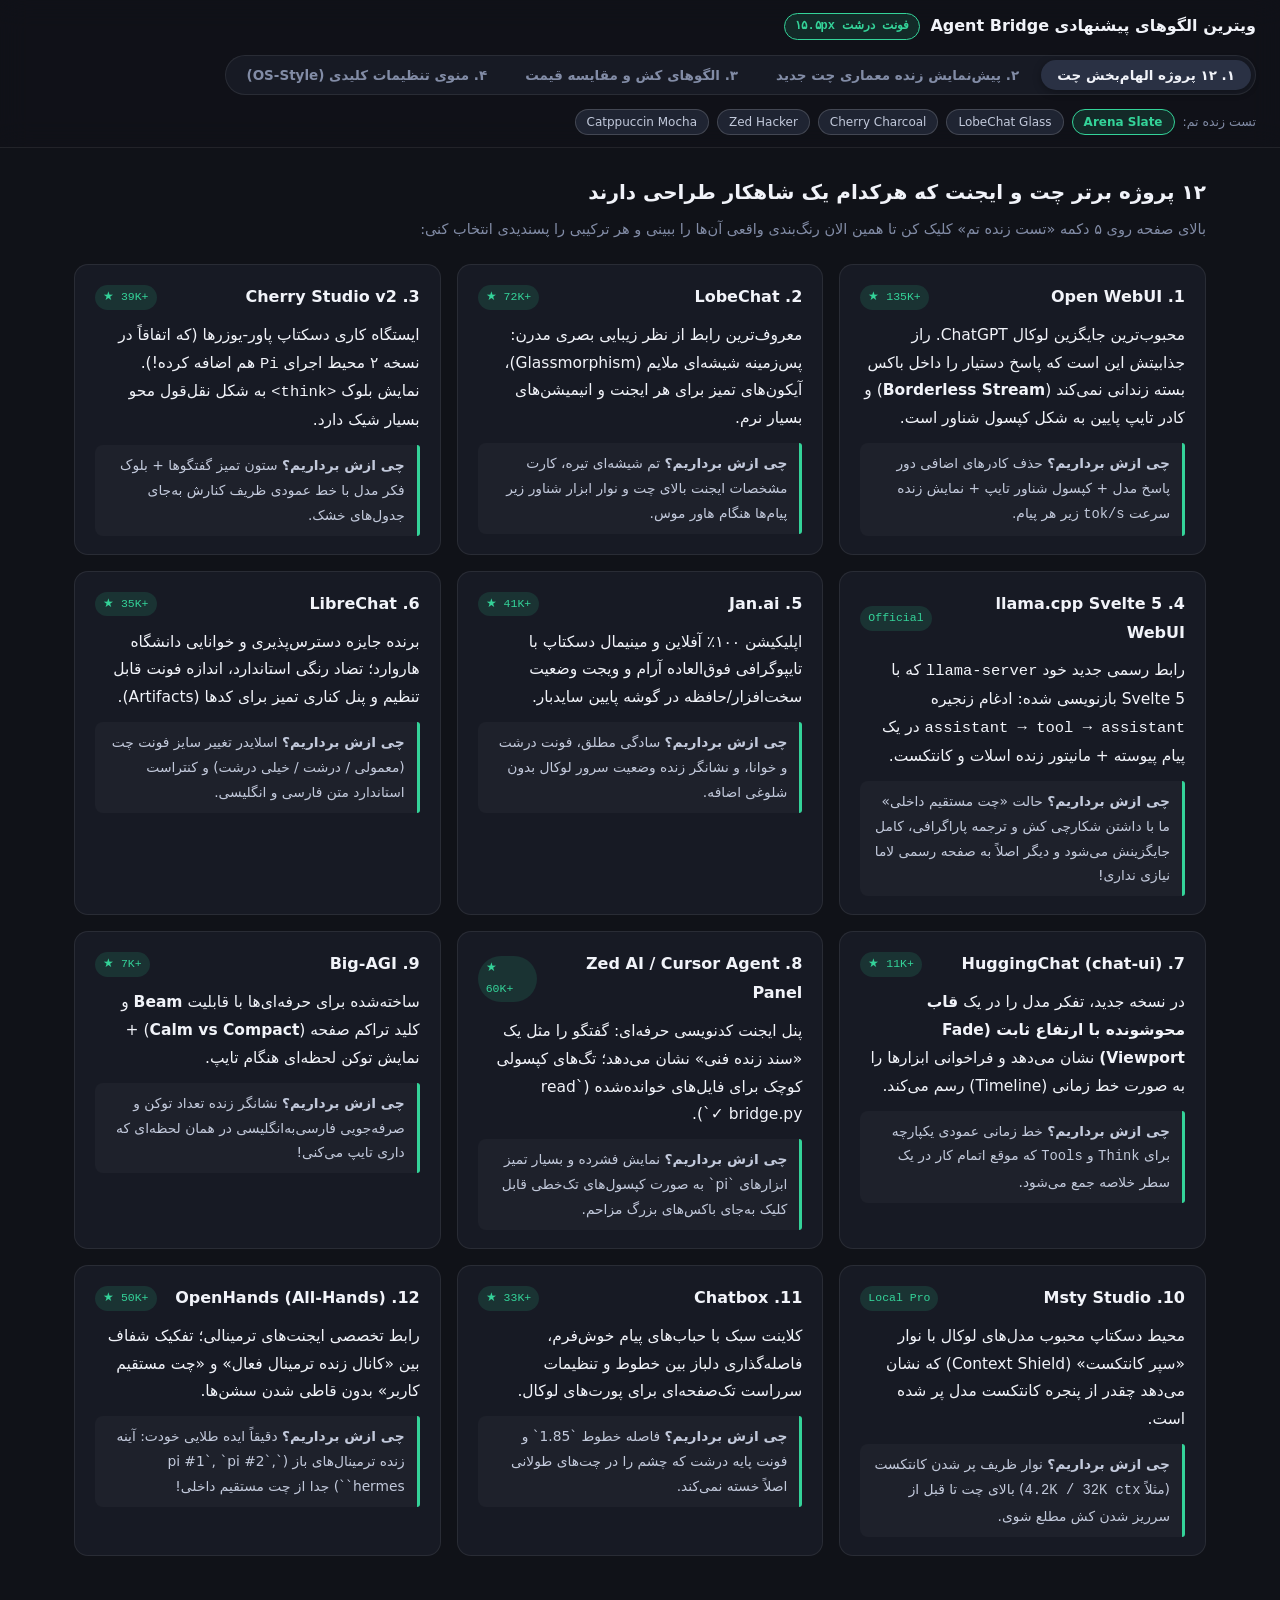
<file: docs/ui-patterns-gallery.html>
<!doctype html>
<html lang="fa" dir="rtl">
<head>
  <meta charset="utf-8" />
  <meta name="viewport" content="width=device-width, initial-scale=1" />
  <title>کاتالوگ تعاملی الگوهای طراحی Agent Bridge v1.0</title>
  <style>
    :root {
      --bg-0: #101218;
      --bg-1: #171a24;
      --bg-2: #1f2432;
      --bg-3: #2a3144;
      --accent: #34d399;
      --accent-dim: rgba(52, 211, 153, 0.13);
      --blue: #60a5fa;
      --violet: #a78bfa;
      --amber: #fbbf24;
      --red: #f87171;
      --fg-0: #f1f3f9;
      --fg-1: #c2c9db;
      --fg-2: #828ca6;
      --line: rgba(255, 255, 255, 0.08);
      --line-strong: rgba(255, 255, 255, 0.16);
      --radius: 14px;
      --font-size-base: 15.5px;
      --mono: "JetBrains Mono", "Fira Code", ui-monospace, SFMono-Regular, Consolas, monospace;
      --sans: "Vazirmatn", "Inter", system-ui, -apple-system, "Segoe UI", Tahoma, sans-serif;
    }

    [data-theme="lobechat"] {
      --bg-0: #0b0d13;
      --bg-1: rgba(22, 26, 38, 0.78);
      --bg-2: rgba(34, 40, 58, 0.85);
      --bg-3: #313a55;
      --accent: #818cf8;
      --accent-dim: rgba(129, 140, 248, 0.16);
      --fg-0: #f5f7ff;
      --fg-1: #c7d0eb;
    }

    [data-theme="cherry"] {
      --bg-0: #141416;
      --bg-1: #1c1c20;
      --bg-2: #25252b;
      --bg-3: #32323a;
      --accent: #fb7185;
      --accent-dim: rgba(251, 113, 133, 0.14);
      --fg-0: #f4f4f6;
      --fg-1: #cbcbd2;
    }

    [data-theme="zed"] {
      --bg-0: #0d1014;
      --bg-1: #13171d;
      --bg-2: #1a2028;
      --bg-3: #242c37;
      --accent: #38bdf8;
      --accent-dim: rgba(56, 189, 248, 0.13);
      --radius: 8px;
      --fg-0: #e6edf3;
      --fg-1: #adbac7;
    }

    [data-theme="mocha"] {
      --bg-0: #181825;
      --bg-1: #1e1e2e;
      --bg-2: #28283d;
      --bg-3: #353552;
      --accent: #a6e3a1;
      --accent-dim: rgba(166, 227, 161, 0.14);
      --fg-0: #cdd6f4;
      --fg-1: #bac2de;
      --fg-2: #7f849c;
    }

    * { box-sizing: border-box; }
    html, body {
      margin: 0;
      padding: 0;
      background: var(--bg-0);
      color: var(--fg-0);
      font-family: var(--sans);
      font-size: var(--font-size-base);
      line-height: 1.8;
      overflow-y: auto;
      transition: background 0.2s ease, color 0.2s ease;
    }

    .topbar {
      position: sticky;
      top: 0;
      z-index: 50;
      background: rgba(16, 18, 24, 0.88);
      backdrop-filter: blur(14px);
      border-bottom: 1px solid var(--line);
      padding: 12px 24px;
      display: flex;
      align-items: center;
      justify-content: space-between;
      gap: 14px;
      flex-wrap: wrap;
    }

    .brand {
      display: flex;
      align-items: center;
      gap: 10px;
      font-weight: 700;
      font-size: 16px;
    }
    .badge {
      background: var(--accent-dim);
      color: var(--accent);
      border: 1px solid var(--accent);
      padding: 2px 10px;
      border-radius: 999px;
      font-size: 12px;
      font-family: var(--mono);
    }

    .nav-tabs {
      display: flex;
      gap: 6px;
      background: var(--bg-1);
      padding: 4px;
      border-radius: 999px;
      border: 1px solid var(--line);
      flex-wrap: wrap;
    }
    .tab-btn {
      background: transparent;
      border: none;
      color: var(--fg-2);
      padding: 7px 16px;
      border-radius: 999px;
      font-family: inherit;
      font-size: 13.5px;
      font-weight: 600;
      cursor: pointer;
      transition: all 0.16s ease;
    }
    .tab-btn:hover { color: var(--fg-0); }
    .tab-btn.active {
      background: var(--bg-3);
      color: var(--fg-0);
      box-shadow: 0 2px 8px rgba(0,0,0,0.3);
    }

    .theme-bar {
      display: flex;
      align-items: center;
      gap: 8px;
      flex-wrap: wrap;
    }
    .swatch-btn {
      background: var(--bg-2);
      border: 1px solid var(--line-strong);
      color: var(--fg-1);
      padding: 5px 11px;
      border-radius: 999px;
      font-size: 12px;
      cursor: pointer;
      font-family: inherit;
    }
    .swatch-btn.active {
      border-color: var(--accent);
      color: var(--accent);
      background: var(--accent-dim);
      font-weight: 600;
    }

    .container {
      max-width: 1180px;
      margin: 0 auto;
      padding: 26px 24px 70px;
    }

    .tab-pane { display: none; }
    .tab-pane.active { display: block; }

    .sec-title {
      margin: 0 0 6px;
      font-size: 20px;
      font-weight: 750;
    }
    .sec-sub {
      margin: 0 0 22px;
      color: var(--fg-2);
      font-size: 14.5px;
    }

    /* 12 Projects Grid */
    .proj-grid {
      display: grid;
      grid-template-columns: repeat(auto-fill, minmax(330px, 1fr));
      gap: 16px;
    }
    .proj-card {
      background: var(--bg-1);
      border: 1px solid var(--line);
      border-radius: var(--radius);
      padding: 18px 20px;
      display: flex;
      flex-direction: column;
      gap: 10px;
      transition: transform 0.15s ease, border-color 0.15s ease;
    }
    .proj-card:hover {
      border-color: var(--accent);
      transform: translateY(-2px);
    }
    .proj-head {
      display: flex;
      justify-content: space-between;
      align-items: center;
      gap: 8px;
    }
    .proj-name {
      font-weight: 700;
      font-size: 16px;
      color: var(--fg-0);
    }
    .proj-stars {
      font-family: var(--mono);
      font-size: 11.5px;
      color: var(--accent);
      background: var(--accent-dim);
      padding: 2px 8px;
      border-radius: 999px;
      direction: ltr;
    }
    .proj-steal {
      background: rgba(255,255,255,0.03);
      border-right: 3px solid var(--accent);
      padding: 8px 12px;
      border-radius: 8px 3px 3px 8px;
      font-size: 13.8px;
      color: var(--fg-1);
    }

    /* Tab 2: Live Dual-Mode Chat Preview */
    .chat-demo-shell {
      display: grid;
      grid-template-columns: 260px 1fr;
      gap: 0;
      border: 1px solid var(--line-strong);
      border-radius: var(--radius);
      overflow: hidden;
      background: var(--bg-0);
      min-height: 580px;
      direction: ltr;
    }
    @media (max-width: 820px) {
      .chat-demo-shell { grid-template-columns: 1fr; }
    }
    .demo-sb {
      background: var(--bg-1);
      border-right: 1px solid var(--line);
      padding: 16px 12px;
      display: flex;
      flex-direction: column;
      gap: 16px;
      direction: rtl;
    }
    .sb-sec-lbl {
      font-size: 11.5px;
      font-weight: 700;
      color: var(--fg-2);
      padding: 0 8px;
      margin-bottom: 6px;
      display: flex;
      justify-content: space-between;
    }
    .sb-item {
      padding: 9px 12px;
      border-radius: 10px;
      cursor: pointer;
      display: flex;
      align-items: center;
      justify-content: space-between;
      font-size: 13.8px;
      color: var(--fg-1);
      border: 1px solid transparent;
    }
    .sb-item:hover { background: var(--bg-2); }
    .sb-item.active {
      background: var(--bg-2);
      border-color: var(--line-strong);
      color: var(--fg-0);
      font-weight: 600;
    }
    .live-dot {
      width: 8px;
      height: 8px;
      border-radius: 50%;
      background: var(--accent);
      box-shadow: 0 0 8px var(--accent);
      display: inline-block;
      margin-left: 7px;
    }

    .demo-main {
      display: flex;
      flex-direction: column;
      background: var(--bg-0);
      direction: rtl;
    }
    .demo-head {
      padding: 12px 22px;
      border-bottom: 1px solid var(--line);
      background: var(--bg-1);
      display: flex;
      justify-content: space-between;
      align-items: center;
      flex-wrap: wrap;
      gap: 10px;
    }
    .demo-stream {
      padding: 26px 28px;
      max-width: 840px;
      margin: 0 auto;
      width: 100%;
      display: flex;
      flex-direction: column;
      gap: 22px;
    }

    /* Borderless Open-WebUI / Claude Style vs Card Style */
    .user-pill {
      align-self: flex-start;
      background: var(--bg-2);
      border: 1px solid var(--line-strong);
      padding: 12px 18px;
      border-radius: 18px 18px 4px 18px;
      max-width: 82%;
      font-size: 15.5px;
    }
    .assistant-stream.borderless {
      padding: 4px 2px;
    }
    .assistant-stream.carded {
      background: var(--bg-1);
      border: 1px solid var(--line);
      border-radius: var(--radius);
      padding: 18px 22px;
    }

    /* HuggingChat / Cherry Studio Vertical Stepper Timeline for Think & Tools */
    .timeline-box {
      border-right: 2px solid var(--line-strong);
      margin-right: 6px;
      padding-right: 14px;
      margin-bottom: 14px;
      display: flex;
      flex-direction: column;
      gap: 8px;
    }
    .tl-step {
      font-size: 13px;
      color: var(--fg-2);
      display: flex;
      align-items: center;
      gap: 8px;
      font-family: var(--mono);
      direction: ltr;
      justify-content: flex-end;
    }
    .tl-think-fade {
      font-size: 13.2px;
      color: var(--fg-2);
      background: rgba(255,255,255,0.025);
      padding: 8px 12px;
      border-radius: 8px;
      direction: ltr;
      text-align: left;
      font-family: var(--mono);
      max-height: 64px;
      overflow: hidden;
      position: relative;
    }

    .para-en {
      direction: ltr;
      text-align: left;
      color: var(--fg-1);
      font-size: 15px;
      margin-bottom: 6px;
    }
    .para-fa {
      direction: rtl;
      text-align: right;
      color: var(--fg-0);
      font-size: 15.8px;
      padding: 9px 14px;
      background: var(--accent-dim);
      border-right: 3px solid var(--accent);
      border-radius: 8px 3px 3px 8px;
      margin-bottom: 14px;
    }
    .code-once {
      background: #090b10;
      border: 1px solid var(--line-strong);
      border-radius: 10px;
      padding: 12px 16px;
      font-family: var(--mono);
      font-size: 13.2px;
      direction: ltr;
      text-align: left;
      color: #e2e8f0;
      margin-bottom: 14px;
    }

    .floating-composer {
      margin: auto 24px 20px;
      background: var(--bg-1);
      border: 1px solid var(--line-strong);
      border-radius: 20px;
      padding: 12px 18px;
      display: flex;
      align-items: center;
      justify-content: space-between;
      gap: 12px;
      box-shadow: 0 10px 30px rgba(0,0,0,0.32);
    }

    /* Tab 3: Telemetry & Live Multi-Model Cost Matrix */
    .cost-grid {
      display: grid;
      grid-template-columns: repeat(auto-fit, minmax(215px, 1fr));
      gap: 14px;
      margin-bottom: 20px;
    }
    .cost-card {
      background: var(--bg-1);
      border: 1px solid var(--line);
      border-radius: var(--radius);
      padding: 16px 18px;
      cursor: pointer;
      transition: all 0.15s ease;
    }
    .cost-card.selected {
      border-color: var(--accent);
      background: var(--accent-dim);
    }
    .mono { font-family: var(--mono); direction: ltr; unicode-bidi: isolate; }

    /* Tab 4: OS-Style Settings (GNOME Libadwaita / macOS) */
    .os-group {
      background: var(--bg-1);
      border: 1px solid var(--line);
      border-radius: var(--radius);
      overflow: hidden;
      margin-bottom: 20px;
    }
    .os-group-title {
      padding: 13px 20px;
      background: rgba(255,255,255,0.025);
      border-bottom: 1px solid var(--line);
      font-weight: 700;
      font-size: 15px;
    }
    .os-row {
      padding: 15px 20px;
      border-bottom: 1px solid var(--line);
      display: flex;
      flex-direction: column;
      gap: 8px;
    }
    .os-row:last-child { border-bottom: none; }
    .os-row-main {
      display: flex;
      align-items: center;
      justify-content: space-between;
      gap: 16px;
    }
    .os-lbl {
      font-weight: 600;
      font-size: 15px;
      display: flex;
      align-items: center;
      gap: 8px;
    }
    .info-btn {
      background: rgba(255,255,255,0.07);
      border: none;
      color: var(--fg-2);
      border-radius: 999px;
      padding: 2px 9px;
      font-size: 11.5px;
      cursor: pointer;
      font-family: inherit;
    }
    .info-btn:hover { color: var(--fg-0); }
    .os-desc {
      display: none;
      font-size: 13.5px;
      color: var(--fg-2);
      background: rgba(0,0,0,0.22);
      padding: 10px 14px;
      border-radius: 9px;
      line-height: 1.75;
    }
    .os-desc.open { display: block; }

    /* Real iOS / GNOME Pill Toggle Switch */
    .switch {
      position: relative;
      display: inline-block;
      width: 46px;
      height: 26px;
      flex-shrink: 0;
    }
    .switch input { opacity: 0; width: 0; height: 0; }
    .slider {
      position: absolute;
      cursor: pointer;
      inset: 0;
      background: var(--bg-3);
      border: 1px solid var(--line-strong);
      border-radius: 999px;
      transition: 0.2s;
    }
    .slider:before {
      position: absolute;
      content: "";
      height: 18px;
      width: 18px;
      left: 3px;
      bottom: 3px;
      background: #fff;
      border-radius: 50%;
      transition: 0.2s;
    }
    .switch input:checked + .slider {
      background: var(--accent);
      border-color: var(--accent);
    }
    .switch input:checked + .slider:before {
      transform: translateX(20px);
      background: #0b0f14;
    }

    .cond-box {
      margin-top: 8px;
      padding: 14px 16px;
      background: var(--bg-0);
      border: 1px solid var(--line-strong);
      border-radius: 10px;
      display: none;
    }
    .cond-box.show { display: block; }
    .inp {
      background: var(--bg-1);
      color: var(--fg-0);
      border: 1px solid var(--line-strong);
      border-radius: 8px;
      padding: 8px 12px;
      font-size: 13.5px;
      font-family: var(--mono);
      direction: ltr;
    }
    .btn-act {
      background: var(--accent);
      color: #0b0f14;
      border: none;
      border-radius: 8px;
      padding: 8px 14px;
      font-weight: 700;
      font-family: inherit;
      cursor: pointer;
    }
  </style>
</head>
<body>
  <header class="topbar">
    <div class="brand">
      <span>ویترین الگوهای پیشنهادی Agent Bridge</span>
      <span class="badge">فونت درشت ۱۵.۵px</span>
    </div>

    <nav class="nav-tabs">
      <button class="tab-btn active" onclick="showTab('t1', this)">۱. ۱۲ پروژه الهام‌بخش چت</button>
      <button class="tab-btn" onclick="showTab('t2', this)">۲. پیش‌نمایش زنده معماری چت جدید</button>
      <button class="tab-btn" onclick="showTab('t3', this)">۳. الگوهای کش و مقایسه قیمت</button>
      <button class="tab-btn" onclick="showTab('t4', this)">۴. منوی تنظیمات کلیدی (OS-Style)</button>
    </nav>

    <div class="theme-bar">
      <span style="font-size:12.5px;color:var(--fg-2);">تست زنده تم:</span>
      <button class="swatch-btn active" onclick="setTheme('', this)">Arena Slate</button>
      <button class="swatch-btn" onclick="setTheme('lobechat', this)">LobeChat Glass</button>
      <button class="swatch-btn" onclick="setTheme('cherry', this)">Cherry Charcoal</button>
      <button class="swatch-btn" onclick="setTheme('zed', this)">Zed Hacker</button>
      <button class="swatch-btn" onclick="setTheme('mocha', this)">Catppuccin Mocha</button>
    </div>
  </header>

  <main class="container">
    <!-- TAB 1: 12 PROJECTS -->
    <section id="t1" class="tab-pane active">
      <h2 class="sec-title">۱۲ پروژه برتر چت و ایجنت که هرکدام یک شاهکار طراحی دارند</h2>
      <p class="sec-sub">بالای صفحه روی ۵ دکمه «تست زنده تم» کلیک کن تا همین الان رنگ‌بندی واقعی آن‌ها را ببینی و هر ترکیبی را پسندیدی انتخاب کنی:</p>

      <div class="proj-grid">
        <div class="proj-card">
          <div class="proj-head"><span class="proj-name">1. Open WebUI</span><span class="proj-stars">★ 135K+</span></div>
          <div>محبوب‌ترین جایگزین لوکال ChatGPT. راز جذابیتش این است که پاسخ دستیار را داخل باکس بسته زندانی نمی‌کند (<strong>Borderless Stream</strong>) و کادر تایپ پایین به شکل کپسول شناور است.</div>
          <div class="proj-steal"><strong>چی ازش برداریم؟</strong> حذف کادرهای اضافی دور پاسخ مدل + کپسول شناور تایپ + نمایش زنده سرعت <code>tok/s</code> زیر هر پیام.</div>
        </div>

        <div class="proj-card">
          <div class="proj-head"><span class="proj-name">2. LobeChat</span><span class="proj-stars">★ 72K+</span></div>
          <div>معروف‌ترین رابط از نظر زیبایی بصری مدرن: پس‌زمینه شیشه‌ای ملایم (Glassmorphism)، آیکون‌های تمیز برای هر ایجنت و انیمیشن‌های بسیار نرم.</div>
          <div class="proj-steal"><strong>چی ازش برداریم؟</strong> تم شیشه‌ای تیره، کارت مشخصات ایجنت بالای چت و نوار ابزار شناور زیر پیام‌ها هنگام هاور موس.</div>
        </div>

        <div class="proj-card">
          <div class="proj-head"><span class="proj-name">3. Cherry Studio v2</span><span class="proj-stars">★ 39K+</span></div>
          <div>ایستگاه کاری دسکتاپ پاور-یوزرها (که اتفاقاً در نسخه ۲ محیط اجرای <code>Pi</code> هم اضافه کرده!). نمایش بلوک <code>&lt;think&gt;</code> به شکل نقل‌قول محو بسیار شیک دارد.</div>
          <div class="proj-steal"><strong>چی ازش برداریم؟</strong> ستون تمیز گفتگوها + بلوک فکر مدل با خط عمودی ظریف کنارش به‌جای جدول‌های خشک.</div>
        </div>

        <div class="proj-card">
          <div class="proj-head"><span class="proj-name">4. llama.cpp Svelte 5 WebUI</span><span class="proj-stars">Official</span></div>
          <div>رابط رسمی جدید خود <code>llama-server</code> که با Svelte 5 بازنویسی شده: ادغام زنجیره <code>assistant → tool → assistant</code> در یک پیام پیوسته + مانیتور زنده اسلات و کانتکست.</div>
          <div class="proj-steal"><strong>چی ازش برداریم؟</strong> حالت «چت مستقیم داخلی» ما با داشتن شکارچی کش و ترجمه پاراگرافی، کامل جایگزینش می‌شود و دیگر اصلاً به صفحه رسمی لاما نیازی نداری!</div>
        </div>

        <div class="proj-card">
          <div class="proj-head"><span class="proj-name">5. Jan.ai</span><span class="proj-stars">★ 41K+</span></div>
          <div>اپلیکیشن ۱۰۰٪ آفلاین و مینیمال دسکتاپ با تایپوگرافی فوق‌العاده آرام و ویجت وضعیت سخت‌افزار/حافظه در گوشه پایین سایدبار.</div>
          <div class="proj-steal"><strong>چی ازش برداریم؟</strong> سادگی مطلق، فونت درشت و خوانا، و نشانگر زنده وضعیت سرور لوکال بدون شلوغی اضافه.</div>
        </div>

        <div class="proj-card">
          <div class="proj-head"><span class="proj-name">6. LibreChat</span><span class="proj-stars">★ 35K+</span></div>
          <div>برنده جایزه دسترس‌پذیری و خوانایی دانشگاه هاروارد؛ تضاد رنگی استاندارد، اندازه فونت قابل تنظیم و پنل کناری تمیز برای کدها (Artifacts).</div>
          <div class="proj-steal"><strong>چی ازش برداریم؟</strong> اسلایدر تغییر سایز فونت چت (معمولی / درشت / خیلی درشت) و کنتراست استاندارد متن فارسی و انگلیسی.</div>
        </div>

        <div class="proj-card">
          <div class="proj-head"><span class="proj-name">7. HuggingChat (chat-ui)</span><span class="proj-stars">★ 11K+</span></div>
          <div>در نسخه جدید، تفکر مدل را در یک <strong>قاب محوشونده با ارتفاع ثابت (Fade Viewport)</strong> نشان می‌دهد و فراخوانی ابزارها را به صورت خط زمانی (Timeline) رسم می‌کند.</div>
          <div class="proj-steal"><strong>چی ازش برداریم؟</strong> خط زمانی عمودی یکپارچه برای <code>Think</code> و <code>Tools</code> که موقع اتمام کار در یک سطر خلاصه جمع می‌شود.</div>
        </div>

        <div class="proj-card">
          <div class="proj-head"><span class="proj-name">8. Zed AI / Cursor Agent Panel</span><span class="proj-stars">★ 60K+</span></div>
          <div>پنل ایجنت کدنویسی حرفه‌ای: گفتگو را مثل یک «سند زنده فنی» نشان می‌دهد؛ تگ‌های کپسولی کوچک برای فایل‌های خوانده‌شده (`read bridge.py ✓`).</div>
          <div class="proj-steal"><strong>چی ازش برداریم؟</strong> نمایش فشرده و بسیار تمیز ابزارهای `pi` به صورت کپسول‌های تک‌خطی قابل کلیک به‌جای باکس‌های بزرگ مزاحم.</div>
        </div>

        <div class="proj-card">
          <div class="proj-head"><span class="proj-name">9. Big-AGI</span><span class="proj-stars">★ 7K+</span></div>
          <div>ساخته‌شده برای حرفه‌ای‌ها با قابلیت <strong>Beam</strong> و کلید تراکم صفحه (<strong>Calm vs Compact</strong>) + نمایش توکن لحظه‌ای هنگام تایپ.</div>
          <div class="proj-steal"><strong>چی ازش برداریم؟</strong> نشانگر زنده تعداد توکن و صرفه‌جویی فارسی‌به‌انگلیسی در همان لحظه‌ای که داری تایپ می‌کنی!</div>
        </div>

        <div class="proj-card">
          <div class="proj-head"><span class="proj-name">10. Msty Studio</span><span class="proj-stars">Local Pro</span></div>
          <div>محیط دسکتاپ محبوب مدل‌های لوکال با نوار «سپر کانتکست» (Context Shield) که نشان می‌دهد چقدر از پنجره کانتکست مدل پر شده است.</div>
          <div class="proj-steal"><strong>چی ازش برداریم؟</strong> نوار ظریف پر شدن کانتکست (مثلاً <code>4.2K / 32K ctx</code>) بالای چت تا قبل از سرریز شدن کش مطلع شوی.</div>
        </div>

        <div class="proj-card">
          <div class="proj-head"><span class="proj-name">11. Chatbox</span><span class="proj-stars">★ 33K+</span></div>
          <div>کلاینت سبک با حباب‌های پیام خوش‌فرم، فاصله‌گذاری دلباز بین خطوط و تنظیمات سرراست تک‌صفحه‌ای برای پورت‌های لوکال.</div>
          <div class="proj-steal"><strong>چی ازش برداریم؟</strong> فاصله خطوط `1.85` و فونت پایه درشت که چشم را در چت‌های طولانی اصلاً خسته نمی‌کند.</div>
        </div>

        <div class="proj-card">
          <div class="proj-head"><span class="proj-name">12. OpenHands (All-Hands)</span><span class="proj-stars">★ 50K+</span></div>
          <div>رابط تخصصی ایجنت‌های ترمینالی؛ تفکیک شفاف بین «کانال زنده ترمینال فعال» و «چت مستقیم کاربر» بدون قاطی شدن سشن‌ها.</div>
          <div class="proj-steal"><strong>چی ازش برداریم؟</strong> دقیقاً ایده طلایی خودت: آینه زنده ترمینال‌های باز (`pi #1`, `pi #2`, `hermes`) جدا از چت مستقیم داخلی!</div>
        </div>
      </div>
    </section>

    <!-- TAB 2: LIVE CHAT ARCHITECTURE MOCKUP -->
    <section id="t2" class="tab-pane">
      <div style="display:flex;justify-content:space-between;align-items:center;flex-wrap:wrap;gap:12px;margin-bottom:16px;">
        <div>
          <h2 class="sec-title">پیش‌نمایش زنده معماری پیشنهادی چت (ترکیب ایده تو + بهترین الگوها)</h2>
          <p class="sec-sub" style="margin:0;">سایدبار به دو بخش کاملاً شفاف تقسیم می‌شود: <strong>۱. آینه زنده ترمینال‌ها (بدون دکمه سشن اضافه!)</strong> و <strong>۲. چت مستقیم داخلی + آزمایشگاه <code>agent-team</code></strong>.</p>
        </div>
        <div style="display:flex;gap:8px;">
          <button class="swatch-btn active" onclick="setStreamStyle('borderless', this)">سبک بدون کادر (Open WebUI / Claude)</button>
          <button class="swatch-btn" onclick="setStreamStyle('carded', this)">سبک کارتی (LobeChat / Arena)</button>
        </div>
      </div>

      <div class="chat-demo-shell">
        <aside class="demo-sb">
          <div>
            <div class="sb-sec-lbl">
              <span>ترمینال‌های زنده (Live Mirror)</span>
              <span class="mono">AUTO</span>
            </div>
            <div class="sb-item active">
              <span><i class="live-dot"></i><strong class="mono">pi</strong> (ترمینال ۱)</span>
              <span class="badge">زنده</span>
            </div>
            <div class="sb-item">
              <span><i class="live-dot" style="background:var(--blue);box-shadow:none;"></i><strong class="mono">pi-2</strong> (ترمینال ۲)</span>
              <span style="font-size:11px;color:var(--fg-2);" class="mono">idle</span>
            </div>
            <div class="sb-item">
              <span style="color:var(--fg-2);font-size:12.5px;">هر ترمینال جدیدی باز کنی خودکار اینجا اضافه می‌شود؛ سشن عوض کنی، صفحه هم خودکار عوض می‌شود!</span>
            </div>
          </div>

          <div style="border-top:1px solid var(--line);padding-top:14px;">
            <div class="sb-sec-lbl">
              <span>چت داخلی و Agent-Team</span>
              <span style="color:var(--accent);cursor:pointer;">+ چت جدید</span>
            </div>
            <div class="sb-item">
              <span>⚡ چت مستقیم با مدل مادر</span>
              <span class="mono" style="font-size:11px;">llama</span>
            </div>
            <div class="sb-item">
              <span>🧠 هسته <strong>agent-team</strong> (به‌زودی)</span>
              <span class="mono" style="font-size:11px;color:var(--amber);">dev</span>
            </div>
          </div>
        </aside>

        <div class="demo-main">
          <div class="demo-head">
            <div>
              <strong>در حال نمایش زنده ترمینال: <span class="mono" style="color:var(--accent)">pi</span></strong>
              <span style="font-size:12.5px;color:var(--fg-2);margin-right:8px;">(هرچه در ترمینال بگذرد بی‌درنگ اینجا آینه می‌شود)</span>
            </div>
            <div class="mono" style="font-size:12px;color:var(--accent);">KV Warm 97% · ctx: 3.4K / 32K</div>
          </div>

          <div class="demo-stream">
            <div class="user-pill">
              بررسی کن چرا در فایل <code>cli.py</code> وقتی فایل تنظیمات قبلی وجود داشت به پورت ۱۸۰۸۰ وصل نشد؟
            </div>

            <div id="demoAssistantBox" class="assistant-stream borderless">
              <!-- HuggingChat / Zed Timeline -->
              <div class="timeline-box">
                <div class="tl-step">
                  <span>✓ Read <code>cli.py</code> (lines 55–95) · 12ms</span>
                  <span style="color:var(--accent)">●</span>
                </div>
                <div class="tl-think-fade">
                  Thinking: Checking _prepare_pi_bridge_env... Found condition `not (Path.home() / ".pi/agent/models.json").exists()`, which skipped bridge routing when user already had ~/.pi/agent/models.json...
                </div>
              </div>

              <div class="para-en">
                When <code>~/.pi/agent/models.json</code> already existed on your host, the wrapper skipped rewriting the <code>baseUrl</code> to port <code>18080</code>, so <code>pi</code> sent traffic directly to port <code>8080</code>.
              </div>
              <div class="para-fa">
                وقتی فایل <code>~/.pi/agent/models.json</code> از قبل روی سیستمت وجود داشت، اسکریپت از بازنویسی <code>baseUrl</code> روی پورت <code>18080</code> رد می‌شد و در نتیجه <code>pi</code> مستقیم به پورت <code>8080</code> پیام می‌فرستاد.
              </div>

              <div class="code-once">
<span style="color:#7dd3fc">def</span> clone_pi_config_with_bridge_port(user_cfg, bridge_url):
    cfg = copy.deepcopy(user_cfg)
    cfg[<span style="color:#86efac">"baseUrl"</span>] = f<span style="color:#86efac">"{bridge_url}/v1"</span>  <span style="color:#64748b"># Always route via bridge</span>
    <span style="color:#7dd3fc">return</span> cfg</div>
            </div>
          </div>

          <div class="floating-composer">
            <span style="color:var(--fg-2);">پیام فارسی برای تایپ خودکار در ترمینال بازِ <code>pi</code>...</span>
            <div style="display:flex;gap:8px;">
              <button class="swatch-btn">۱. پیش‌نمایش ترجمه</button>
              <button class="btn-act">۲. ارسال به ترمینال ↵</button>
            </div>
          </div>
        </div>
      </div>
    </section>

    <!-- TAB 3: TELEMETRY & DYNAMIC MULTI-MODEL COST -->
    <section id="t3" class="tab-pane">
      <h2 class="sec-title">الگوی ارتقایافته کش، توکن و محاسبه لحظه‌ای هزینه همه مدل‌ها (سبک Helicone + LiteLLM)</h2>
      <p class="sec-sub">در نسخه قبلی هزینه موقع ثبت ذخیره می‌شد و با تغییر مدل عوض نمی‌شد! در الگوی جدید، ضرب قیمت <strong>به‌صورت زنده و پویا روی کل تاریخچه</strong> انجام می‌شود و حتی همه مدل‌های مرجع را <strong>هم‌زمان کنار هم</strong> می‌بینی (رویشان کلیک کن تا ببینی کل جدول پایین درجا آپدیت می‌شود!):</p>

      <div class="cost-grid" id="liveCostCards"></div>

      <div class="os-group" style="padding:18px 20px;">
        <div style="display:flex;justify-content:space-between;align-items:center;margin-bottom:12px;flex-wrap:wrap;gap:10px;">
          <strong>جدول شکارچی کش با محاسبه زنده بر اساس مدل انتخابی بالا: <span id="activeProfName" style="color:var(--accent)"></span></strong>
          <span class="badge">اسکرول عمودی ۱۰۰٪ آزاد در تمام صفحات</span>
        </div>
        <table style="width:100%;border-collapse:collapse;font-size:14px;">
          <thead>
            <tr style="border-bottom:1px solid var(--line-strong);color:var(--fg-2);">
              <th style="padding:10px;text-align:right;">عامل / ترمینال</th>
              <th style="padding:10px;text-align:right;">کش بازیافتی (KV)</th>
              <th style="padding:10px;text-align:right;">ورودی جدید</th>
              <th style="padding:10px;text-align:right;">خروجی</th>
              <th style="padding:10px;text-align:right;">هزینه بدون کش</th>
              <th style="padding:10px;text-align:right;">هزینه واقعی با کش تو</th>
            </tr>
          </thead>
          <tbody id="liveCostRows"></tbody>
        </table>
      </div>
    </section>

    <!-- TAB 4: OS-STYLE SETTINGS -->
    <section id="t4" class="tab-pane">
      <h2 class="sec-title">منوی تنظیمات به سبک سیستم‌عامل‌های مدرن (macOS / GNOME Libadwaita)</h2>
      <p class="sec-sub">کلیدهای واقعی روشن/خاموش (Toggle Switch)، توضیحات تاشوی تمیز (روی دکمه‌های <code>؟ توضیح</code> کلیک کن!) و نمایش هوشمند فیلدها فقط زمانی که به آن‌ها نیاز است:</p>

      <div class="os-group">
        <div class="os-group-title">موتور ترجمه دوطرفه (نمایش هوشمند فیلدها بر اساس انتخاب کاربر)</div>

        <div class="os-row">
          <div class="os-row-main">
            <div class="os-lbl">
              <span>فعال‌سازی ترجمه روی گذرگاه</span>
              <button class="info-btn" onclick="toggleDesc('d1')">؟ توضیح</button>
            </div>
            <label class="switch"><input type="checkbox" checked onchange="document.getElementById('trEngineRow').style.opacity=this.checked?'1':'0.4'" /><span class="slider"></span></label>
          </div>
          <div id="d1" class="os-desc">اگر این کلید را خاموش کنی، برنامه هیچ متنی را ترجمه نمی‌کند و با تاخیر صفر صرفاً به عنوان پروکسی شکارچی کش و نمایشگر زنده ترمینال کار می‌کند.</div>
        </div>

        <div class="os-row" id="trEngineRow">
          <div class="os-row-main">
            <div class="os-lbl">نوع موتور ترجمه</div>
            <div style="display:flex;gap:8px;">
              <button id="btnModeOnline" class="swatch-btn active" onclick="switchTrMode('online')">آنلاین داخلی (Built-in)</button>
              <button id="btnModeOffline" class="swatch-btn" onclick="switchTrMode('offline')">موتور آفلاین دلخواه کاربر (Custom Local API)</button>
            </div>
          </div>

          <!-- ONLY SHOWN WHEN ONLINE -->
          <div id="boxOnline" class="cond-box show">
            <div style="display:flex;gap:10px;align-items:center;flex-wrap:wrap;">
              <span>آدرس پروکسی (SOCKS5H / HTTP):</span>
              <input class="inp" style="flex:1;min-width:220px;" value="socks5h://127.0.0.1:1080" />
              <button class="btn-act" onclick="testPing(this)">تست پروکسی و پینگ</button>
              <span id="pingRes" class="mono" style="color:var(--accent);font-size:13px;"></span>
            </div>
          </div>

          <!-- ONLY SHOWN WHEN OFFLINE -->
          <div id="boxOffline" class="cond-box">
            <div style="display:grid;grid-template-columns:repeat(auto-fit,minmax(200px,1fr));gap:10px;margin-bottom:12px;">
              <div><div style="font-size:12.5px;color:var(--fg-2);margin-bottom:4px;">پروتکل اتصال آفلاین</div>
                <select class="inp" style="width:100%;"><option>OpenAI-Compatible (/v1/chat/completions)</option><option>Simple JSON REST (POST /translate)</option></select>
              </div>
              <div><div style="font-size:12.5px;color:var(--fg-2);margin-bottom:4px;">آدرس و پورت دلخواه کاربر</div>
                <input class="inp" style="width:100%;" value="http://127.0.0.1:18095" />
              </div>
              <div><div style="font-size:12.5px;color:var(--fg-2);margin-bottom:4px;">نام مدل (اختیاری)</div>
                <input class="inp" style="width:100%;" value="my-local-translator" />
              </div>
            </div>
            <div class="code-once" style="margin:0;font-size:12px;">
# فایل نمونه اتصال هر موتور دلخواه کاربر (مثلاً روی پورت آزاد 18095):
# POST http://127.0.0.1:18095/translate  {"text": "سلام", "source": "fa", "target": "en"} -> {"translation": "Hello"}</div>
          </div>
        </div>
      </div>

      <div class="os-group">
        <div class="os-group-title">چیدمان چت و گزینه‌های نمایش</div>

        <div class="os-row">
          <div class="os-row-main">
            <div class="os-lbl">
              <span>نمایش بلوک استدلال مدل (<code>Think</code>)</span>
              <button class="info-btn" onclick="toggleDesc('d2')">؟ توضیح</button>
            </div>
            <label class="switch"><input type="checkbox" checked /><span class="slider"></span></label>
          </div>
          <div id="d2" class="os-desc">روند فکر کردن مدل‌های استدلالی (مثل Qwen3.5) را بالای پاسخ در یک قاب محوشونده نمایش می‌دهد و هرگز آن را از تاریخچه کانتکست حذف نمی‌کند.</div>
        </div>

        <div class="os-row">
          <div class="os-row-main">
            <div class="os-lbl">
              <span>نمایش خلاصه ابزارهای اجراشده (<code>Tools</code>)</span>
              <button class="info-btn" onclick="toggleDesc('d3')">؟ توضیح</button>
            </div>
            <label class="switch"><input type="checkbox" checked /><span class="slider"></span></label>
          </div>
          <div id="d3" class="os-desc">فایل‌های خوانده یا ویرایش‌شده توسط ایجنت در ترمینال را به صورت کپسول‌های تک‌خطی قابل باز شدن نشان می‌دهد.</div>
        </div>
      </div>
    </section>
  </main>

  <script>
    function showTab(id, btn) {
      document.querySelectorAll('.tab-pane').forEach(p => p.classList.remove('active'));
      document.querySelectorAll('.tab-btn').forEach(b => b.classList.remove('active'));
      document.getElementById(id).classList.add('active');
      btn.classList.add('active');
    }

    function setTheme(t, btn) {
      if (t) document.documentElement.setAttribute('data-theme', t);
      else document.documentElement.removeAttribute('data-theme');
      document.querySelectorAll('.theme-bar .swatch-btn').forEach(b => b.classList.remove('active'));
      btn.classList.add('active');
    }

    function setStreamStyle(cls, btn) {
      const box = document.getElementById('demoAssistantBox');
      box.className = 'assistant-stream ' + cls;
      btn.parentElement.querySelectorAll('.swatch-btn').forEach(b => b.classList.remove('active'));
      btn.classList.add('active');
    }

    function toggleDesc(id) {
      document.getElementById(id).classList.toggle('open');
    }

    function switchTrMode(m) {
      document.getElementById('btnModeOnline').classList.toggle('active', m === 'online');
      document.getElementById('btnModeOffline').classList.toggle('active', m === 'offline');
      document.getElementById('boxOnline').classList.toggle('show', m === 'online');
      document.getElementById('boxOffline').classList.toggle('show', m === 'offline');
    }

    function testPing(btn) {
      const el = document.getElementById('pingRes');
      el.textContent = 'در حال بررسی...';
      setTimeout(() => { el.textContent = '✓ اتصال برقرار است (218ms)'; }, 350);
    }

    // Live Multi-Model Cost Demo
    const PROFILES = [
      { id: 'opus', name: 'Claude Opus 4.6', inM: 15.0, kvM: 1.50, outM: 75.0 },
      { id: 'sonnet', name: 'Claude Sonnet 4.6', inM: 3.0, kvM: 0.30, outM: 15.0 },
      { id: 'gpt5', name: 'OpenAI GPT-5', inM: 5.0, kvM: 0.50, outM: 20.0 },
      { id: 'deepseek', name: 'DeepSeek V3.2', inM: 0.27, kvM: 0.07, outM: 1.10 }
    ];
    const SAMPLE_ROWS = [
      { agent: 'pi (ترمینال ۱)', kv: 148000, uncached: 4200, out: 6800 },
      { agent: 'pi-2 (ترمینال ۲)', kv: 82000, uncached: 3100, out: 4100 },
      { agent: 'direct-chat (داخلی)', kv: 36000, uncached: 1900, out: 2900 }
    ];
    let curProf = PROFILES[0];

    function calcCost(p, kv, unc, out) {
      return (unc / 1e6) * p.inM + (kv / 1e6) * p.kvM + (out / 1e6) * p.outM;
    }
    function calcNoCache(p, kv, unc, out) {
      return ((unc + kv) / 1e6) * p.inM + (out / 1e6) * p.outM;
    }

    function renderCostDemo() {
      const totKv = 266000, totUnc = 9200, totOut = 13800;
      document.getElementById('liveCostCards').innerHTML = PROFILES.map(p => {
        const c = calcCost(p, totKv, totUnc, totOut);
        const raw = calcNoCache(p, totKv, totUnc, totOut);
        const sel = p.id === curProf.id ? 'selected' : '';
        return `
          <div class="cost-card ${sel}" onclick="selectProf('${p.id}')">
            <div style="font-weight:700;margin-bottom:4px;">${p.name}</div>
            <div class="mono" style="font-size:22px;font-weight:700;color:var(--accent);">$${c.toFixed(4)}</div>
            <div class="mono" style="font-size:12px;color:var(--fg-2);margin-top:4px;">بدون کش: <s>$${raw.toFixed(4)}</s></div>
          </div>`;
      }).join('');

      document.getElementById('activeProfName').textContent = curProf.name;
      document.getElementById('liveCostRows').innerHTML = SAMPLE_ROWS.map(r => {
        const c = calcCost(curProf, r.kv, r.uncached, r.out);
        const raw = calcNoCache(curProf, r.kv, r.uncached, r.out);
        return `
          <tr style="border-bottom:1px solid var(--line);">
            <td style="padding:10px;font-weight:600;">${r.agent}</td>
            <td class="mono" style="padding:10px;color:var(--accent);">${r.kv.toLocaleString()}</td>
            <td class="mono" style="padding:10px;color:var(--blue);">${r.uncached.toLocaleString()}</td>
            <td class="mono" style="padding:10px;color:var(--violet);">${r.out.toLocaleString()}</td>
            <td class="mono" style="padding:10px;color:var(--fg-2);"><s>$${raw.toFixed(4)}</s></td>
            <td class="mono" style="padding:10px;font-weight:700;color:var(--fg-0);">$${c.toFixed(4)}</td>
          </tr>`;
      }).join('');
    }

    function selectProf(id) {
      curProf = PROFILES.find(x => x.id === id) || PROFILES[0];
      renderCostDemo();
    }
    renderCostDemo();
  </script>
</body>
</html>
</file>
